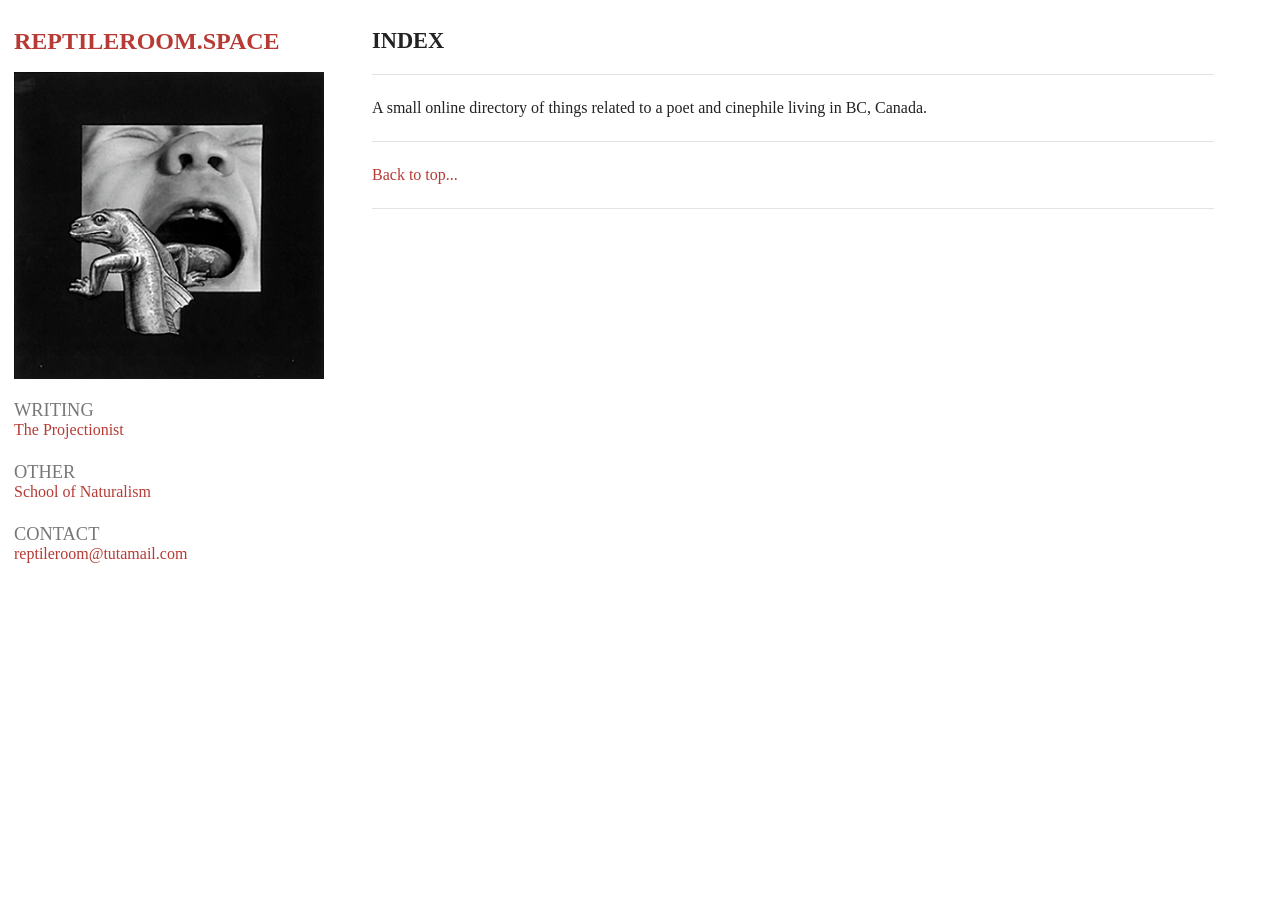
<file: index.html>
<!DOCTYPE html>
<html lang="en">
<head>
    <meta charset="UTF-8">
    <meta name="viewport" content="width=device-width, initial-scale=1.0">
    <title>REPTILEROOM.SPACE</title>

    <link rel="stylesheet" href="style.css">
</head>
<body>

    <div class="container">

        <!-- LEFT COLUMN -->
        <aside class="left-column">

            <h1>
                <a href="index.html">REPTILEROOM.SPACE</a>
            </h1>

            <img src="images/logo.png" alt="ReptileRoom Logo">

            <nav>

                <section>
                    <h3 class="section-title">WRITING</h3>
                    <p><a href="projectionist.html">The Projectionist</a></p>
                </section>

                <section>
                    <h3 class="section-title">OTHER</h3>
                    <p><a href="naturalism.html">School of Naturalism</a></p>
                </section>

                <section>
                    <h3 class="section-title">CONTACT</h3>
                    <p><a href="mailto:reptileroom@tutamail.com">reptileroom@tutamail.com</a></p>
                </section>

            </nav>

        </aside>

        <!-- RIGHT COLUMN -->
        <main class="right-column">

            <h2>INDEX</h2>

            <hr>

            <p>A small online directory of things related to a poet and cinephile living in BC, Canada.</p>

            <hr>

            <p>
                <a href="#top">Back to top...</a>
            </p>

            <hr>

        </main>

    </div>

</body>
</html>
</file>
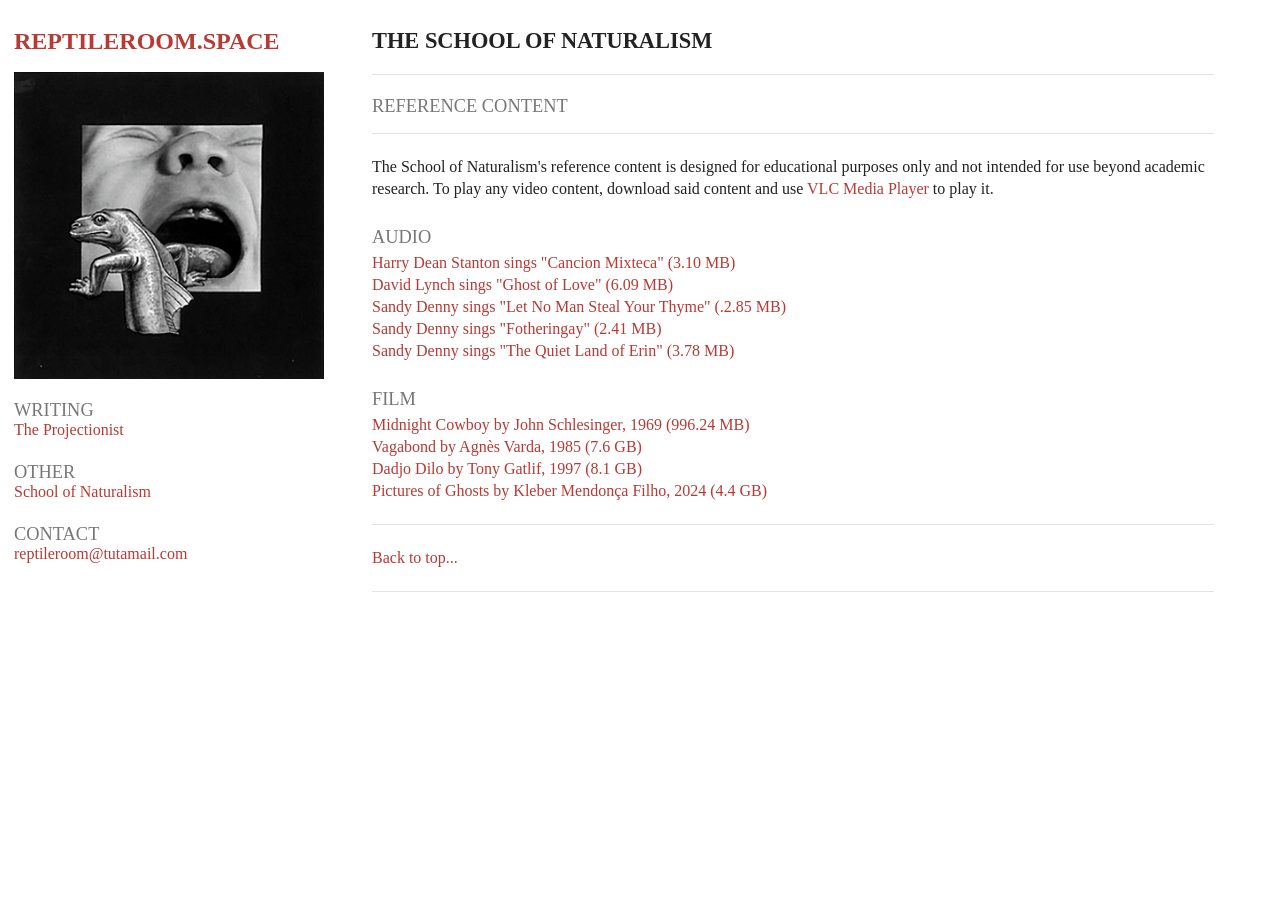
<file: naturalism.html>
<!DOCTYPE html>
<html lang="en">
<head>
    <meta charset="UTF-8">
    <meta name="viewport" content="width=device-width, initial-scale=1.0">
    <title>REPTILEROOM.SPACE</title>

    <link rel="stylesheet" href="style.css">
</head>

<body id="top">

    <div class="container">

        <!-- LEFT COLUMN -->
        <aside class="left-column">

            <h1>
                <a href="index.html">REPTILEROOM.SPACE</a>
            </h1>

            <img src="images/logo.png" alt="ReptileRoom Logo">

            <nav>

                <section>
                    <h3 class="section-title">WRITING</h3>
                    <p><a href="projectionist.html">The Projectionist</a></p>
                </section>

                <section>
                    <h3 class="section-title">OTHER</h3>
                    <p><a href="naturalism.html">School of Naturalism</a></p>
                </section>

                <section>
                    <h3 class="section-title">CONTACT</h3>
                    <p><a href="mailto:reptileroom@tutamail.com">reptileroom@tutamail.com</a></p>
                </section>

            </nav>

        </aside>


        <!-- RIGHT COLUMN -->
        <main class="right-column">

            <h2>THE SCHOOL OF NATURALISM</h2>

            <hr>

            <section>

                <h3 class="section-title">Reference content</h3>

                <hr>

                <p>
                    The School of Naturalism's reference content is designed for
                    educational purposes only and not intended for use beyond
                    academic research. To play any video content, download said
                    content and use <a href="https://www.videolan.org/vlc/index.html">VLC Media Player</a> to play it.
                </p>


                <h3 class="section-subheading">Audio</h3>

                <p>
                    <a href="https://drive.proton.me/urls/Z3ER6HZZD4#fYC8ZMUNuGfW">
                        Harry Dean Stanton sings "Cancion Mixteca" (3.10 MB)
                    </a>
                </p>

                <p>
                    <a href="https://drive.proton.me/urls/P2F6GVT4FC#dlmOosSSba88">
                        David Lynch sings "Ghost of Love" (6.09 MB)
                    </a>
                </p>

                <p>
                    <a href="https://drive.proton.me/urls/T6ZP6PSZ1W#QGGM2ef4Eh10">
                        Sandy Denny sings "Let No Man Steal Your Thyme" (.2.85 MB)
                    </a>
                </p>

                <p>
                   <a href="https://drive.proton.me/urls/F03Y1TVZ7M#sAqNYCjFO51h">
                        Sandy Denny sings "Fotheringay" (2.41 MB)
                  </a>
               </p>
                <p>
                    <a href="https://drive.proton.me/urls/18BPKZ36EC#LdNlvS3c97PT">
                        Sandy Denny sings "The Quiet Land of Erin" (3.78 MB)
                    </a>
                </p>

                <h3 class="section-subheading">Film</h3>

                <p>
                    <a href="https://drive.proton.me/urls/ZDC3WH3WX4#ESivplk58lId">
                        Midnight Cowboy by John Schlesinger, 1969 (996.24 MB)
                    </a>
                </p>

                <p>
                    <a href="https://drive.proton.me/urls/2EPDKG3AV4#6Gv2TytSRPpV">
                        Vagabond by Agnès Varda, 1985 (7.6 GB)
                    </a>
                </p>

                <p>
                    <a href="https://drive.proton.me/urls/N7XXMKC1V0#xzRyAi9HjKEv">
                        Dadjo Dilo by Tony Gatlif, 1997 (8.1 GB)
                    </a>
                </p>

                <p>
                    <a href="https://drive.proton.me/urls/ZSQ0RMBXBM#fGVCUQE9Nhdr">
                        Pictures of Ghosts by Kleber Mendonça Filho, 2024 (4.4 GB)
                    </a>
                </p>


                <hr>

            </section>


            <p>
                <a href="#top">Back to top...</a>
            </p>

            <hr>

        </main>

    </div>

</body>
</html>
</file>
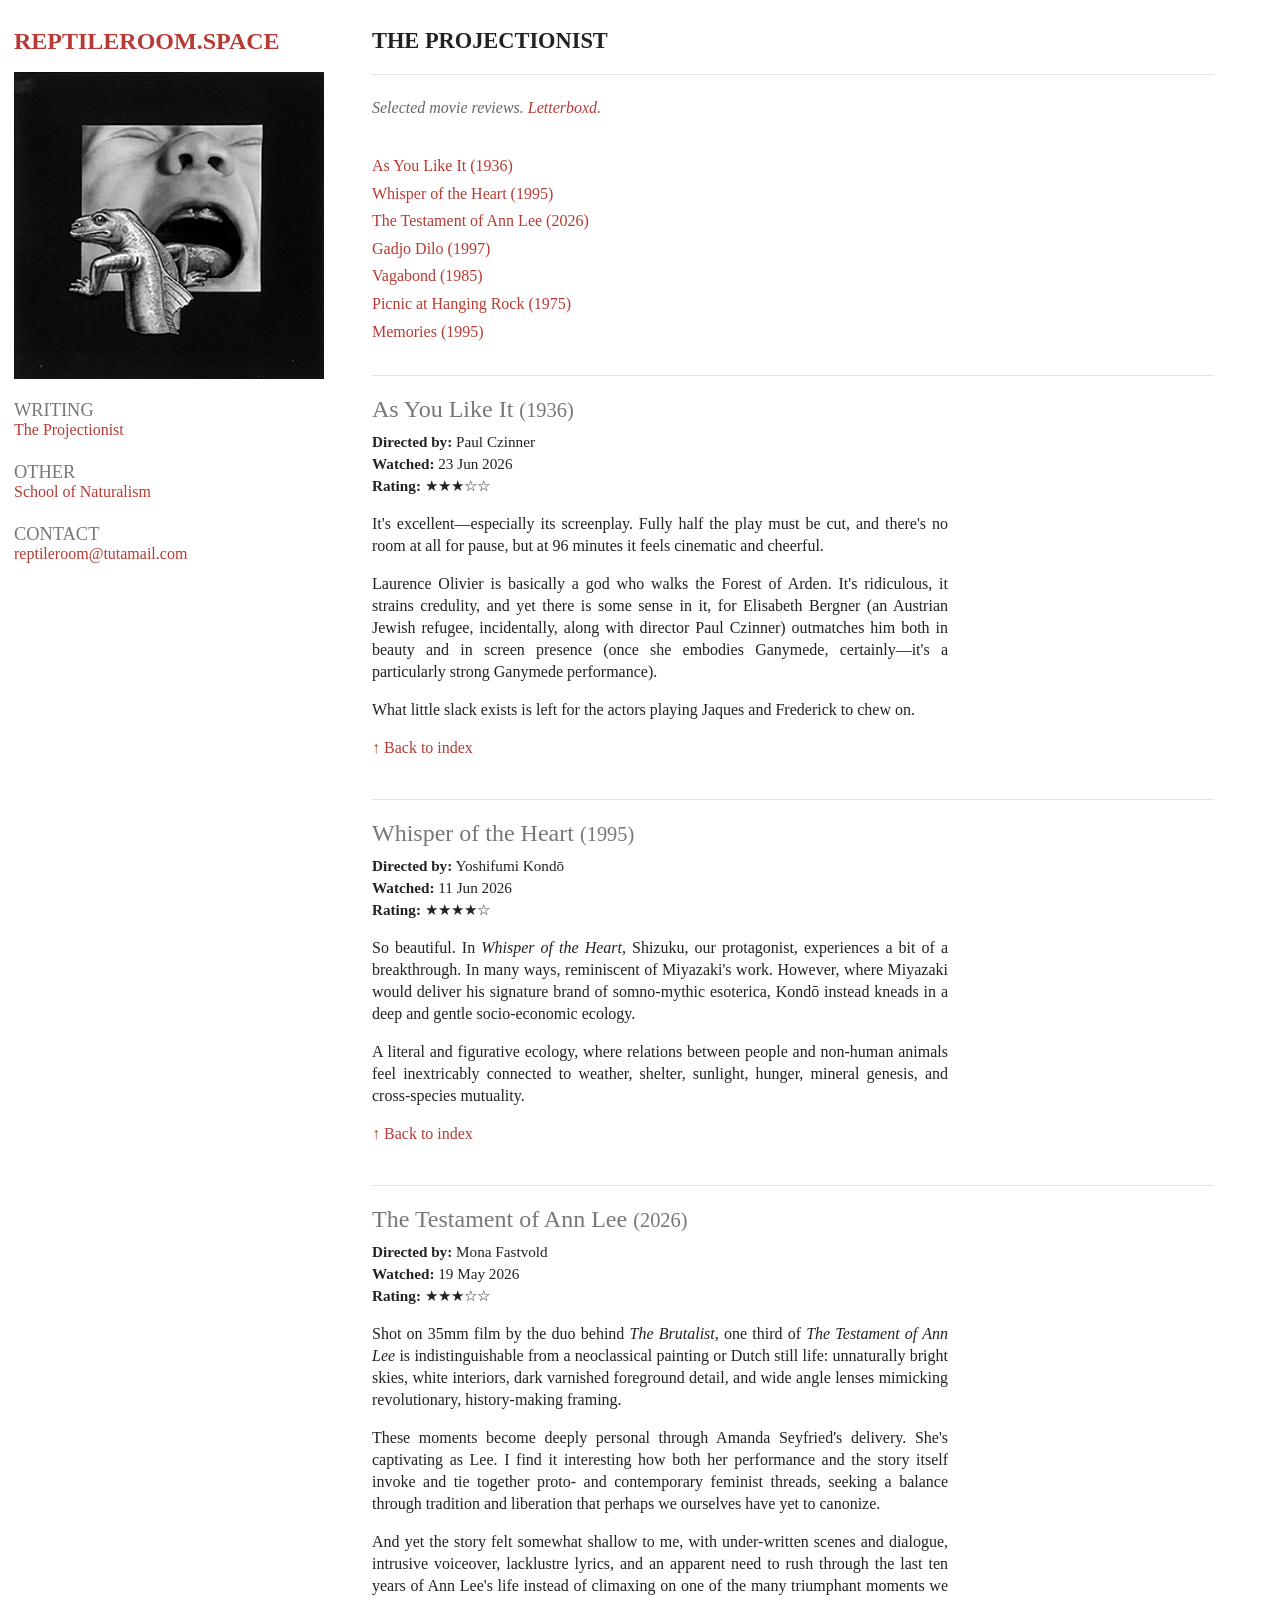
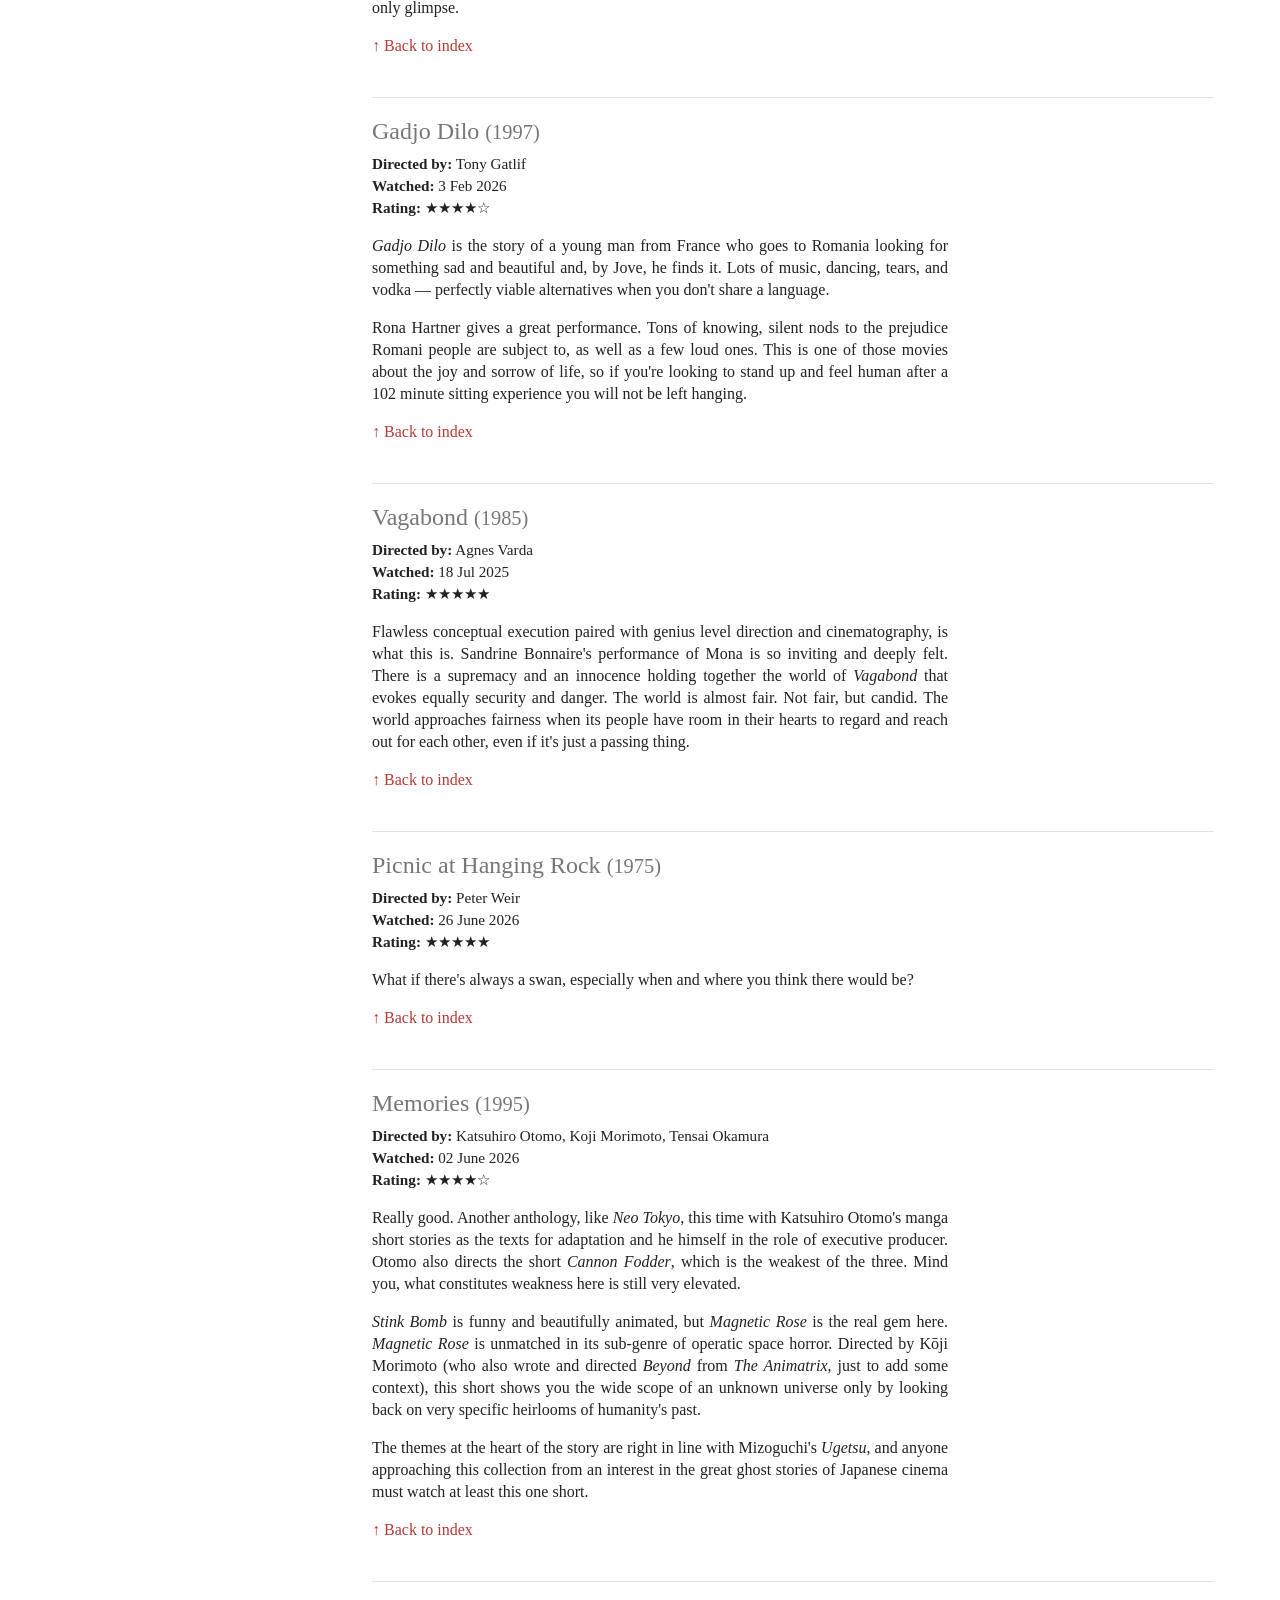
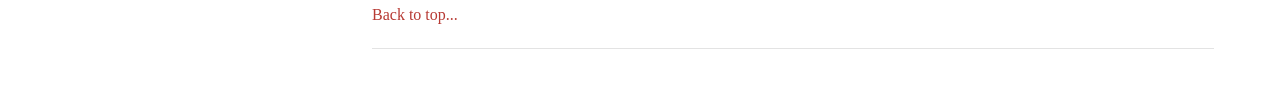
<file: projectionist.html>
<!DOCTYPE html>
<html lang="en">
<head>
    <meta charset="UTF-8">
    <meta name="viewport" content="width=device-width, initial-scale=1.0">
    <title>The Projectionist | REPTILEROOM.SPACE</title>

    <link rel="stylesheet" href="style.css">

    <style>
        html {
            scroll-behavior: smooth;
        }

        .review-index {
            margin: 2rem 0;
        }

        .review-index h3 {
            margin-bottom: 0.5rem;
        }

        .review-index ul {
            list-style: none;
            padding: 0;
            margin: 0;
        }

        .review-index li {
            margin: 0.35rem 0;
        }
    </style>
</head>

<body id="top">

    <div class="container">

        <!-- LEFT COLUMN -->
        <aside class="left-column">

            <h1>
                <a href="index.html">REPTILEROOM.SPACE</a>
            </h1>

            <img src="images/logo.png" alt="ReptileRoom Logo">

            <nav>

                <section>
                    <h3 class="section-title">WRITING</h3>
                    <p><a href="projectionist.html">The Projectionist</a></p>
                </section>

                <section>
                    <h3 class="section-title">OTHER</h3>
                    <p><a href="naturalism.html">School of Naturalism</a></p>
                </section>

                <section>
                    <h3 class="section-title">CONTACT</h3>
                    <p><a href="mailto:reptileroom@tutamail.com">reptileroom@tutamail.com</a></p>
                </section>

            </nav>

        </aside>

        <!-- RIGHT COLUMN -->
        <main class="right-column">

            <h2>THE PROJECTIONIST</h2>

            <hr>

            <section class="reviews">

                <p class="intro">
                    Selected movie reviews.
                    <a href="https://letterboxd.com/codebrian/">Letterboxd</a>.
                </p>

                <nav class="review-index" id="index">

                    <ul>
                        <li><a href="#as-you-like-it">As You Like It (1936)</a></li>
                        <li><a href="#whisper-of-the-heart">Whisper of the Heart (1995)</a></li>
                        <li><a href="#testament-of-ann-lee">The Testament of Ann Lee (2026)</a></li>
                        <li><a href="#gadjo-dilo">Gadjo Dilo (1997)</a></li>
                        <li><a href="#vagabond">Vagabond (1985)</a></li>
                        <li><a href="#picnic-at-hanging-rock">Picnic at Hanging Rock (1975)</a></li>
                        <li><a href="#memories">Memories (1995)</a></li>
                    </ul>

                </nav>

                <hr>

                <article class="review" id="as-you-like-it">

                    <h3>As You Like It <span>(1936)</span></h3>

                    <p class="meta">
                        <strong>Directed by:</strong> Paul Czinner<br>
                        <strong>Watched:</strong> 23 Jun 2026<br>
                        <strong>Rating:</strong> ★★★☆☆
                    </p>

                    <p>
                        It's excellent—especially its screenplay. Fully half the play
                        must be cut, and there's no room at all for pause, but at
                        96 minutes it feels cinematic and cheerful.
                    </p>

                    <p>
                        Laurence Olivier is basically a god who walks the Forest of Arden.
                        It's ridiculous, it strains credulity, and yet there is some sense
                        in it, for Elisabeth Bergner (an Austrian Jewish refugee,
                        incidentally, along with director Paul Czinner) outmatches him both
                        in beauty and in screen presence (once she embodies Ganymede,
                        certainly—it's a particularly strong Ganymede performance).
                    </p>

                    <p>
                        What little slack exists is left for the actors playing Jaques
                        and Frederick to chew on.
                    </p>

                    <p><a href="#index">↑ Back to index</a></p>

                </article>

                <hr>

                <article class="review" id="whisper-of-the-heart">

                    <h3>Whisper of the Heart <span>(1995)</span></h3>

                    <p class="meta">
                        <strong>Directed by:</strong> Yoshifumi Kondō<br>
                        <strong>Watched:</strong> 11 Jun 2026<br>
                        <strong>Rating:</strong> ★★★★☆
                    </p>

                    <p>
                        So beautiful. In <em>Whisper of the Heart</em>, Shizuku,
                        our protagonist, experiences a bit of a breakthrough. In
                        many ways, reminiscent of Miyazaki's work. However, where
                        Miyazaki would deliver his signature brand of somno-mythic
                        esoterica, Kondō instead kneads in a deep and gentle
                        socio-economic ecology.
                    </p>

                    <p>
                        A literal and figurative ecology, where relations between
                        people and non-human animals feel inextricably connected to
                        weather, shelter, sunlight, hunger, mineral genesis, and
                        cross-species mutuality.
                    </p>

                    <p><a href="#index">↑ Back to index</a></p>

                </article>

                <hr>

                <article class="review" id="testament-of-ann-lee">

                    <h3>The Testament of Ann Lee <span>(2026)</span></h3>

                    <p class="meta">
                        <strong>Directed by:</strong> Mona Fastvold<br>
                        <strong>Watched:</strong> 19 May 2026<br>
                        <strong>Rating:</strong> ★★★☆☆
                    </p>

                    <p>
                        Shot on 35mm film by the duo behind <em>The Brutalist</em>,
                        one third of <em>The Testament of Ann Lee</em> is
                        indistinguishable from a neoclassical painting or Dutch
                        still life: unnaturally bright skies, white interiors,
                        dark varnished foreground detail, and wide angle lenses
                        mimicking revolutionary, history-making framing.
                    </p>

                    <p>
                        These moments become deeply personal through Amanda
                        Seyfried's delivery. She's captivating as Lee. I find it
                        interesting how both her performance and the story itself
                        invoke and tie together proto- and contemporary feminist
                        threads, seeking a balance through tradition and
                        liberation that perhaps we ourselves have yet to canonize.
                    </p>

                    <p>
                        And yet the story felt somewhat shallow to me, with
                        under-written scenes and dialogue, intrusive voiceover,
                        lacklustre lyrics, and an apparent need to rush through
                        the last ten years of Ann Lee's life instead of climaxing
                        on one of the many triumphant moments we only glimpse.
                    </p>

                    <p><a href="#index">↑ Back to index</a></p>

                </article>

                <hr>

                <article class="review" id="gadjo-dilo">

                    <h3>Gadjo Dilo <span>(1997)</span></h3>

                    <p class="meta">
                        <strong>Directed by:</strong> Tony Gatlif<br>
                        <strong>Watched:</strong> 3 Feb 2026<br>
                        <strong>Rating:</strong> ★★★★☆
                    </p>
                    <p>
    <em>Gadjo Dilo</em> is the story of a young man from France who goes
    to Romania looking for something sad and beautiful and, by
    Jove, he finds it. Lots of music, dancing, tears, and vodka
    &mdash; perfectly viable alternatives when you don't share a language.
</p>

<p>
    Rona Hartner gives a great performance. Tons of knowing,
    silent nods to the prejudice Romani people are subject to,
    as well as a few loud ones. This is one of those movies
    about the joy and sorrow of life, so if you're looking to
    stand up and feel human after a 102 minute sitting experience
    you will not be left hanging.
</p>

<p><a href="#index">↑ Back to index</a></p>

</article>

<hr>

<article class="review" id="vagabond">

<h3>Vagabond <span>(1985)</span></h3>

<p class="meta">
    <strong>Directed by:</strong> Agnes Varda<br>
    <strong>Watched:</strong> 18 Jul 2025<br>
    <strong>Rating:</strong> ★★★★★
</p>

<p>
    Flawless conceptual execution paired with genius level direction
    and cinematography, is what this is. Sandrine Bonnaire's
    performance of Mona is so inviting and deeply felt. There
    is a supremacy and an innocence holding together the world
    of <em>Vagabond</em> that evokes equally security and danger. The
    world is almost fair. Not fair, but candid. The world approaches
    fairness when its people have room in their hearts to regard
    and reach out for each other, even if it's just a passing thing.
</p>

<p><a href="#index">↑ Back to index</a></p>

</article>

<hr>

<article class="review" id="picnic-at-hanging-rock">

<h3>Picnic at Hanging Rock <span>(1975)</span></h3>

<p class="meta">
    <strong>Directed by:</strong> Peter Weir<br>
    <strong>Watched:</strong> 26 June 2026<br>
    <strong>Rating:</strong> ★★★★★
</p>

<p>
    What if there's always a swan, especially when and where you think there would be?
</p>

<p><a href="#index">↑ Back to index</a></p>

</article>

<hr>

<article class="review" id="memories">

<h3>Memories <span>(1995)</span></h3>

<p class="meta">
    <strong>Directed by:</strong> Katsuhiro Otomo, Koji Morimoto, Tensai Okamura<br>
    <strong>Watched:</strong> 02 June 2026<br>
    <strong>Rating:</strong> ★★★★☆
</p>

<p>
    Really good. Another anthology, like <em>Neo Tokyo</em>, this time with
    Katsuhiro Otomo's manga short stories as the texts for adaptation and
    he himself in the role of executive producer. Otomo also directs the
    short <em>Cannon Fodder</em>, which is the weakest of the three. Mind
    you, what constitutes weakness here is still very elevated.
</p>

<p>
    <em>Stink Bomb</em> is funny and beautifully animated, but
    <em>Magnetic Rose</em> is the real gem here. <em>Magnetic Rose</em>
    is unmatched in its sub-genre of operatic space horror. Directed by
    Kōji Morimoto (who also wrote and directed <em>Beyond</em> from
    <em>The Animatrix</em>, just to add some context), this short shows
    you the wide scope of an unknown universe only by looking back on very
    specific heirlooms of humanity's past.
</p>

<p>
    The themes at the heart of the story are right in line with
    Mizoguchi's <em>Ugetsu</em>, and anyone approaching this collection
    from an interest in the great ghost stories of Japanese cinema
    must watch at least this one short.
</p>

<p><a href="#index">↑ Back to index</a></p>

</article>

</section>

<hr>

<p>
<a href="#top">Back to top...</a>
</p>

<hr>

</main>

</div>

</body>
</html>
</file>
<file: style.css>
/* ==========================
   Reset
========================== */

* {
    margin: 0;
    padding: 0;
    box-sizing: border-box;
}

/* ==========================
   Page
========================== */

html {
    scroll-behavior: smooth;
}

body {
    font-family: Georgia, "Times New Roman", serif;
    background: #ffffff;
    color: #222;
    padding: 30px 14px;
    line-height: 1.6;
}

/* ==========================
   Layout
========================== */

.container {
    display: flex;
    gap: 48px;
    line-height: 22px;
    align-items: flex-start;
    max-width: 1200px;
}

.left-column {
    width: 310px;
    flex-shrink: 0;
}

.right-column {
    flex: 1;
}

/* ==========================
   Headings
========================== */

h1 {
    font-size: 1.5rem;
    margin-bottom: 20px;
}

h1 a {
    color: #b73a34;
    text-decoration: none;
}

h2 {
    font-size: 1.4rem;
    margin-bottom: 18px;
}

.section-title {
    margin-top: 26px;
    margin-bottom: 4px;
    font-size: 1.15rem;
    font-weight: normal;
    line-height: 10px;
    color: #777;
    text-transform: uppercase;
}

.section-subheading {
    margin-top: 26px;
    margin-bottom: 4px;
    font-size: 1.15rem;
    font-weight: normal;
    color: #777;
    text-transform: uppercase;
}

/* ==========================
   Navigation
========================== */

nav p {
    margin-bottom: 12px;
}

a {
    color: #b73a34;
    text-decoration: none;
}

a:hover {
    text-decoration: underline;
}

/* ==========================
   Image
========================== */

img {
    width: 100%;
    display: block;
    margin-bottom: 14px;
}

/* ==========================
   Rules
========================== */

hr {
    border: 0;
    border-top: 1px solid #e3e3e3;
    margin: 22px 0;
}

/* ==========================
   Projectionist
========================== */

.intro {
    color: #666;
    font-style: italic;
    margin-bottom: 36px;
}

.review {
    margin-bottom: 40px;
}

.review h3 {
    font-size: 1.5rem;
    font-weight: normal;
    margin-bottom: 10px;
    color: #777;
}

.review h3 span {
    color: #777;
    font-weight: normal;
    font-size: 0.85em;
}

.meta {
    color: #222;
    font-size: 0.95rem;
    line-height: 22px;
    margin-bottom: 18px;
}

.review p {
    color: #222;
    max-width: 72ch;
    margin-bottom: 1rem;
    text-align: justify;
}

.review em {
    font-style: italic;
}

/* ==========================
   Mobile
========================== */

@media (max-width: 800px) {

    .container {
        flex-direction: column;
        gap: 30px;
    }

    .left-column {
        width: 100%;
    }

    img {
        max-width: 350px;
    }

    .review p {
        max-width: 100%;
    }
}
</file>
